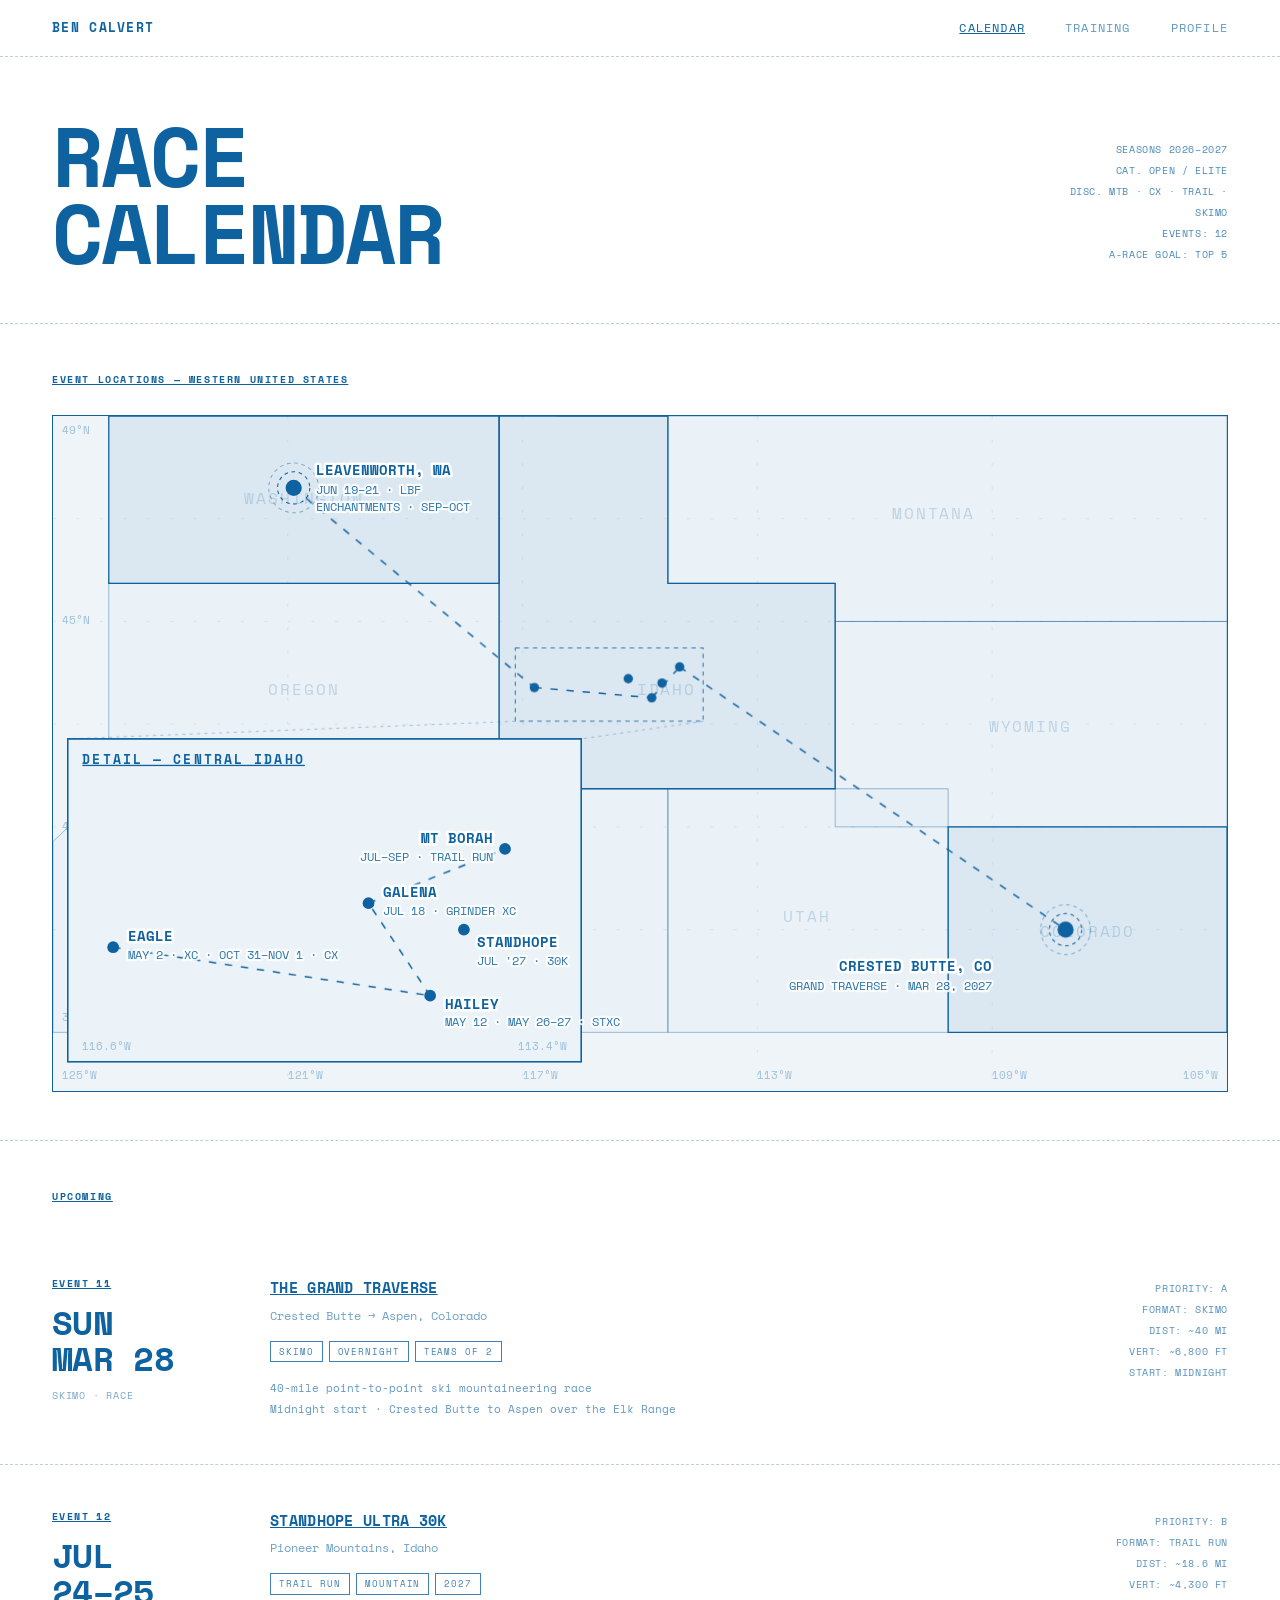
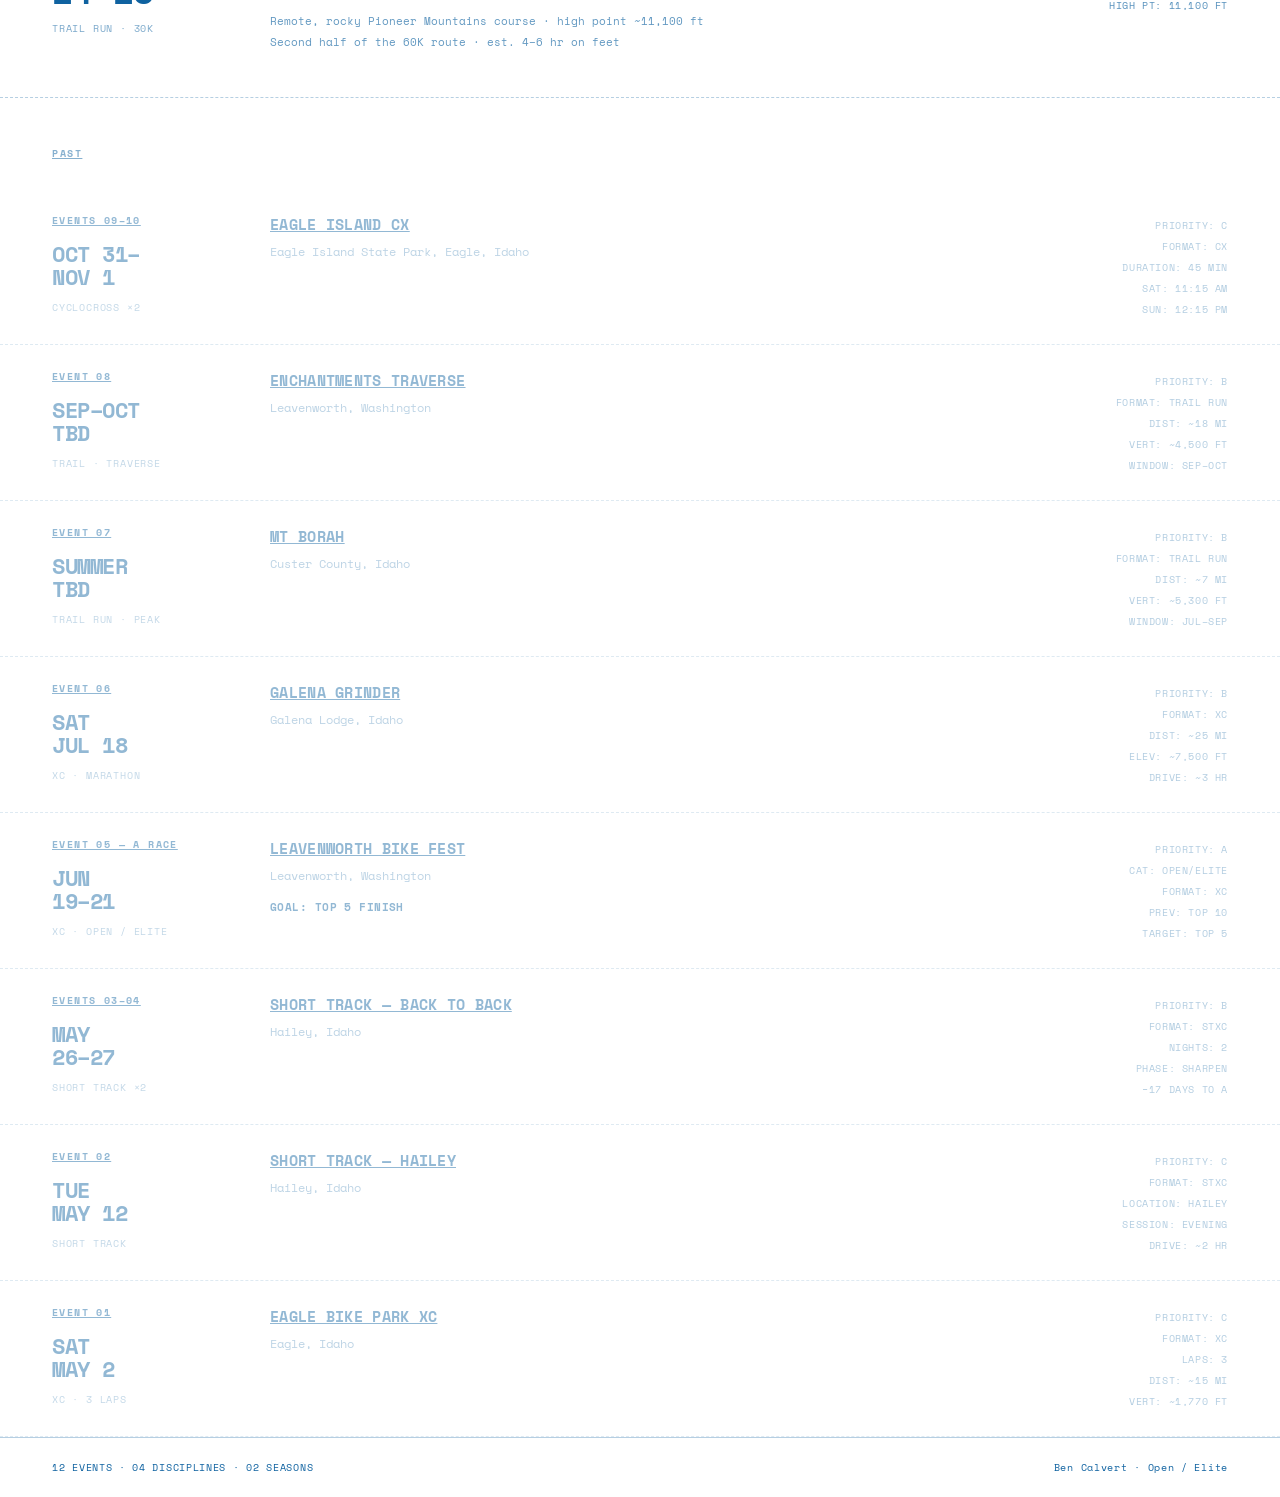
<file: index.html>
<!DOCTYPE html>
<html lang="en">
<head>
<meta charset="UTF-8">
<meta name="viewport" content="width=device-width, initial-scale=1.0">
<meta name="description" content="Ben Calvert's race calendar — MTB, cyclocross, trail running, and skimo events across the 2026–2027 seasons.">
<title>Ben Calvert — Race Calendar</title>
<link href="https://fonts.googleapis.com/css2?family=Space+Mono:ital,wght@0,400;0,700;1,400&display=swap" rel="stylesheet">
<link rel="stylesheet" href="style.css">
<style>
/* Calendar-specific overrides */
.hero{grid-template-columns:1fr 190px}

@keyframes lineDraw{
  from{opacity:0}to{opacity:1}
}

/* MAP */
.map-sec{
  padding:48px 52px;
  border-bottom:1px dashed var(--dash);
  animation:fadeUp 0.5s 0.2s ease both;
}
.map-frame{
  border:1px solid var(--ink);
  background:var(--ink-pale);
  overflow:hidden;
  position:relative;
}
.map-frame svg{display:block;width:100%}

/* SVG elements */
.state{fill:rgba(15,98,160,0.015);stroke:var(--ink);stroke-width:0.6;stroke-opacity:0.45}
.state-active{fill:rgba(15,98,160,0.08);stroke:var(--ink);stroke-width:0.9;stroke-opacity:1}
.route{
  fill:none;stroke:var(--ink);stroke-width:1;
  stroke-dasharray:5 6;
  animation:lineDraw 0.8s ease both;
}
.route-1{animation-delay:0.6s}
.route-2{animation-delay:1.1s}
.mdot{fill:var(--ink)}
.mring{fill:none;stroke:var(--ink);stroke-width:0.7;stroke-dasharray:2.5 2.5}
.mlbl{
  fill:var(--ink);
  font-family:'Space Mono','Courier New',monospace;
  font-size:9.5px;font-weight:700;
  paint-order:stroke fill;
  stroke:var(--bg);stroke-width:3.5;stroke-linejoin:round;
}
.mlbl-sub{
  fill:var(--ink);
  font-family:'Space Mono','Courier New',monospace;
  font-size:8.5px;opacity:0.85;
  paint-order:stroke fill;
  stroke:var(--bg);stroke-width:3;stroke-linejoin:round;
}
.mlbl-state{
  fill:var(--ink);
  font-family:'Space Mono','Courier New',monospace;
  font-size:11px;letter-spacing:0.12em;opacity:0.2;
}
.grid-ln{stroke:var(--ink);stroke-width:0.3;stroke-dasharray:2 14;opacity:0.25}
.coord-lbl{
  fill:var(--ink);
  font-family:'Space Mono','Courier New',monospace;
  font-size:7.5px;opacity:0.35;
}

/* RACE LIST */
.race-list{animation:fadeUp 0.5s 0.3s ease both}
.race-item{
  padding:44px 52px;
  border-bottom:1px dashed var(--dash);
  display:grid;
  grid-template-columns:170px 1fr 148px;
  gap:48px;align-items:start;
  transition:background 0.2s;
}
.race-item:hover{background:var(--ink-pale)}
.race-item.a-race{background:var(--ink-pale)}
.race-item.a-race:hover{background:var(--ink-mid)}
.ri-num{
  display:block;font-size:10px;font-weight:700;
  letter-spacing:0.14em;text-transform:uppercase;
  text-decoration:underline;margin-bottom:14px;
}
.ri-date{
  font-size:clamp(26px,3vw,34px);font-weight:700;
  text-transform:uppercase;line-height:1.05;letter-spacing:-0.02em;
}
.ri-type{font-size:10px;letter-spacing:0.08em;text-transform:uppercase;margin-top:12px;opacity:0.55}
.ri-name{
  font-size:15px;font-weight:700;
  text-transform:uppercase;text-decoration:underline;
  letter-spacing:0.02em;margin-bottom:8px;
}
.ri-loc{font-size:12px;margin-bottom:16px;opacity:0.6}
.ri-tags{display:flex;flex-wrap:wrap;gap:6px;margin-bottom:16px}
.ri-desc{font-size:11px;line-height:1.9;opacity:0.65}
.ri-goal{
  margin-top:14px;font-size:13px;font-weight:700;
  text-transform:uppercase;letter-spacing:0.04em;
  animation:blink 2.5s ease-in-out infinite;
}
.ri-right{font-size:10px;line-height:2.1;letter-spacing:0.06em;text-align:right;opacity:0.7;padding-top:2px}

/* Upcoming / Past groups */
.rl-head{padding:48px 52px 0;margin-bottom:0}
.rl-head-past{opacity:0.5}
.race-item.past{padding-top:24px;padding-bottom:24px;opacity:0.45;transition:opacity 0.2s,background 0.2s}
.race-item.past:hover{opacity:0.85}
.race-item.past.a-race{background:none}
.race-item.past .ri-date{font-size:clamp(18px,2vw,22px)}
.race-item.past .ri-desc,
.race-item.past .ri-tags{display:none}
.race-item.past .ri-goal{animation:none;font-size:11px}
.race-item.past .ri-loc{margin-bottom:0}

@media(max-width:680px){
  .map-sec{padding-left:20px;padding-right:20px}
  .rl-head{padding-left:20px;padding-right:20px}
  .race-item{padding-left:20px;padding-right:20px;grid-template-columns:1fr}
  .ri-right{text-align:left}
}
</style>
</head>
<body>

<nav>
  <div class="n-brand">Ben Calvert</div>
  <div class="n-links">
    <a href="./" class="active">Calendar</a>
    <a href="training.html">Training</a>
    <a href="profile.html">Profile</a>
  </div>
</nav>

<main>

<div class="hero">
  <h1>Race<br>Calendar</h1>
  <div class="hero-meta">
    SEASONS 2026–2027<br>
    CAT. OPEN / ELITE<br>
    DISC. MTB · CX · TRAIL · SKIMO<br>
    EVENTS: 12<br>
    A-RACE GOAL: TOP 5
  </div>
</div>

<div class="map-sec">
  <h2 class="s-label">Event Locations — Western United States</h2>
  <div class="map-frame">
    <svg viewBox="0 0 800 460" xmlns="http://www.w3.org/2000/svg"
         role="img" aria-labelledby="map-title">
      <title id="map-title">Event locations across the western United States, from Washington to Colorado</title>

      <!-- Blueprint grid (every 2°) -->
      <line class="grid-ln" x1="0" y1="70" x2="800" y2="70"/>
      <line class="grid-ln" x1="0" y1="140" x2="800" y2="140"/>
      <line class="grid-ln" x1="0" y1="210" x2="800" y2="210"/>
      <line class="grid-ln" x1="0" y1="280" x2="800" y2="280"/>
      <line class="grid-ln" x1="0" y1="350" x2="800" y2="350"/>
      <line class="grid-ln" x1="160" y1="0" x2="160" y2="460"/>
      <line class="grid-ln" x1="320" y1="0" x2="320" y2="460"/>
      <line class="grid-ln" x1="480" y1="0" x2="480" y2="460"/>
      <line class="grid-ln" x1="640" y1="0" x2="640" y2="460"/>

      <!-- Lat/lon labels (lon: 125°W→0, 104°W→800; lat: 49°N→0, 37°N→420) -->
      <text class="coord-lbl" x="6" y="12">49°N</text>
      <text class="coord-lbl" x="6" y="142">45°N</text>
      <text class="coord-lbl" x="6" y="282">41°N</text>
      <text class="coord-lbl" x="6" y="412">37°N</text>
      <text class="coord-lbl" x="6" y="452">125°W</text>
      <text class="coord-lbl" x="160" y="452">121°W</text>
      <text class="coord-lbl" x="320" y="452">117°W</text>
      <text class="coord-lbl" x="480" y="452">113°W</text>
      <text class="coord-lbl" x="640" y="452">109°W</text>
      <text class="coord-lbl" x="770" y="452">105°W</text>

      <!-- Washington -->
      <path class="state state-active" d="M 38,0 L 304,0 L 304,114 L 38,114 Z"/>
      <!-- Oregon -->
      <path class="state" d="M 38,114 L 304,114 L 304,254 L 38,254 Z"/>
      <!-- California -->
      <path class="state" d="M 38,254 L 190,254 L 190,420 L 0,420 L 0,290 Z"/>
      <!-- Nevada -->
      <path class="state" d="M 190,254 L 419,254 L 419,420 L 190,420 Z"/>
      <!-- Idaho -->
      <path class="state state-active" d="M 304,0 L 419,0 L 419,114 L 533,114 L 533,254 L 304,254 L 304,114 Z"/>
      <!-- Montana -->
      <path class="state" d="M 343,0 L 800,0 L 800,140 L 533,140 L 533,114 L 419,114 L 419,0 Z"/>
      <!-- Wyoming -->
      <path class="state" d="M 533,140 L 800,140 L 800,280 L 533,280 L 533,140 Z"/>
      <!-- Utah -->
      <path class="state" d="M 419,254 L 610,254 L 610,420 L 419,420 Z"/>
      <!-- Colorado -->
      <path class="state state-active" d="M 610,280 L 800,280 L 800,420 L 610,420 Z"/>

      <!-- State labels -->
      <text class="mlbl-state" x="171" y="60" text-anchor="middle">WASHINGTON</text>
      <text class="mlbl-state" x="171" y="190" text-anchor="middle">OREGON</text>
      <text class="mlbl-state" x="100" y="345" text-anchor="middle">CALIFORNIA</text>
      <text class="mlbl-state" x="304" y="345" text-anchor="middle">NEVADA</text>
      <text class="mlbl-state" x="418" y="190" text-anchor="middle">IDAHO</text>
      <text class="mlbl-state" x="600" y="70" text-anchor="middle">MONTANA</text>
      <text class="mlbl-state" x="666" y="215" text-anchor="middle">WYOMING</text>
      <text class="mlbl-state" x="514" y="345" text-anchor="middle">UTAH</text>
      <text class="mlbl-state" x="705" y="355" text-anchor="middle">COLORADO</text>

      <!-- Route lines -->
      <line class="route route-1" x1="164" y1="49" x2="328" y2="185"/>
      <line class="route route-1" x1="328" y1="185" x2="408" y2="192"/>
      <line class="route route-2" x1="408" y1="192" x2="427" y2="171"/>
      <line class="route route-2" x1="427" y1="171" x2="690" y2="350"/>

      <!-- Leavenworth, WA -->
      <circle class="mdot" cx="164" cy="49" r="5.5"/>
      <circle class="mring" cx="164" cy="49" r="11"/>
      <circle class="mring" cx="164" cy="49" r="17" opacity="0.45"/>
      <text class="mlbl" x="179" y="40">LEAVENWORTH, WA</text>
      <text class="mlbl-sub" x="179" y="53">JUN 19–21 · LBF</text>
      <text class="mlbl-sub" x="179" y="65">ENCHANTMENTS · SEP–OCT</text>

      <!-- Central Idaho cluster — dots only; labels in detail inset -->
      <circle class="mdot" cx="328" cy="185" r="3.2"/>
      <circle class="mdot" cx="392" cy="179" r="3.2"/>
      <circle class="mdot" cx="408" cy="192" r="3.2"/>
      <circle class="mdot" cx="427" cy="171" r="3.2"/>
      <circle class="mdot" cx="415" cy="182" r="3.2"/>

      <!-- Detail extent indicator -->
      <rect x="315" y="158" width="128" height="50" fill="none"
            stroke="var(--ink)" stroke-width="0.7" stroke-dasharray="3 3" opacity="0.85"/>

      <!-- Connector lines to inset -->
      <line x1="315" y1="208" x2="10" y2="220" stroke="var(--ink)" stroke-width="0.5"
            stroke-dasharray="2 3" opacity="0.5"/>
      <line x1="443" y1="208" x2="360" y2="220" stroke="var(--ink)" stroke-width="0.5"
            stroke-dasharray="2 3" opacity="0.5"/>

      <!-- INSET: Central Idaho detail -->
      <g>
        <rect x="10" y="220" width="350" height="220" fill="var(--bg)"
              stroke="var(--ink)" stroke-width="0.9"/>
        <rect x="10" y="220" width="350" height="220" class="state state-active" stroke="none"/>

        <text x="20" y="237" font-family="'Space Mono','Courier New',monospace"
              font-size="9" font-weight="700" letter-spacing="0.16em"
              fill="var(--ink)" style="text-decoration:underline">DETAIL — CENTRAL IDAHO</text>

        <text class="coord-lbl" x="20" y="432">116.6°W</text>
        <text class="coord-lbl" x="350" y="432" text-anchor="end">113.4°W</text>

        <line class="route" x1="41" y1="362" x2="257" y2="395" style="animation-delay:1.4s"/>
        <line class="route" x1="257" y1="395" x2="215" y2="332" style="animation-delay:1.5s"/>
        <line class="route" x1="215" y1="332" x2="308" y2="295" style="animation-delay:1.6s"/>

        <circle class="mdot" cx="41" cy="362" r="4"/>
        <text class="mlbl" x="51" y="358">EAGLE</text>
        <text class="mlbl-sub" x="51" y="370">MAY 2 · XC · OCT 31–NOV 1 · CX</text>

        <circle class="mdot" cx="215" cy="332" r="4"/>
        <text class="mlbl" x="225" y="328">GALENA</text>
        <text class="mlbl-sub" x="225" y="340">JUL 18 · GRINDER XC</text>

        <circle class="mdot" cx="257" cy="395" r="4"/>
        <text class="mlbl" x="267" y="404">HAILEY</text>
        <text class="mlbl-sub" x="267" y="416">MAY 12 · MAY 26–27 · STXC</text>

        <circle class="mdot" cx="308" cy="295" r="4"/>
        <text class="mlbl" x="300" y="291" text-anchor="end">MT BORAH</text>
        <text class="mlbl-sub" x="300" y="303" text-anchor="end">JUL–SEP · TRAIL RUN</text>

        <circle class="mdot" cx="280" cy="350" r="4"/>
        <text class="mlbl" x="289" y="362">STANDHOPE</text>
        <text class="mlbl-sub" x="289" y="374">JUL '27 · 30K</text>
      </g>

      <!-- Crested Butte, CO -->
      <circle class="mdot" cx="690" cy="350" r="5.5"/>
      <circle class="mring" cx="690" cy="350" r="11"/>
      <circle class="mring" cx="690" cy="350" r="17" opacity="0.45"/>
      <text class="mlbl" x="640" y="378" text-anchor="end">CRESTED BUTTE, CO</text>
      <text class="mlbl-sub" x="640" y="391" text-anchor="end">GRAND TRAVERSE · MAR 28, 2027</text>

    </svg>
  </div>
</div>

<div class="race-list">

  <h2 class="s-label rl-head">Upcoming</h2>
  <div id="upcoming">

  <article class="race-item" data-end="2026-10-10">
    <div class="ri-left">
      <span class="ri-num">Event 08</span>
      <div class="ri-date">SEP–OCT<br>TBD</div>
      <div class="ri-type">Trail · Traverse</div>
    </div>
    <div class="ri-center">
      <div class="ri-name"><a href="https://www.trailrunproject.com/trail/7005246/enchantments-traverse" target="_blank" rel="noopener" style="color:inherit;text-decoration:underline">Enchantments Traverse</a></div>
      <div class="ri-loc">Leavenworth, Washington</div>
      <div class="ri-tags">
        <span class="tag">Trail Run</span>
        <span class="tag">Point-to-Point</span>
        <span class="tag">Alpine</span>
      </div>
      <div class="ri-desc">Classic Cascade traverse through Enchantments Lakes<br>Window: September – early October · permit / shuttle logistics</div>
    </div>
    <div class="ri-right">
      PRIORITY: B<br>
      FORMAT: TRAIL RUN<br>
      DIST: ~18 MI<br>
      VERT: ~4,500 FT<br>
      WINDOW: SEP–OCT
    </div>
  </article>

  <article class="race-item" data-end="2026-11-01">
    <div class="ri-left">
      <span class="ri-num">Events 09–10</span>
      <div class="ri-date">OCT 31–<br>NOV 1</div>
      <div class="ri-type">Cyclocross ×2</div>
    </div>
    <div class="ri-center">
      <div class="ri-name"><a href="https://www.twistedturtleracing.com/" target="_blank" rel="noopener" style="color:inherit;text-decoration:underline">Eagle Island CX</a></div>
      <div class="ri-loc">Eagle Island State Park, Eagle, Idaho</div>
      <div class="ri-tags">
        <span class="tag">Cyclocross</span>
        <span class="tag">2 Days</span>
        <span class="tag">SICX Series</span>
        <span class="tag">Local</span>
      </div>
      <div class="ri-desc">Southern Idaho Cyclocross Series · 45 min races, Men Cat 1/2<br>Sat 11:15 AM (Race #2) · Sun 12:15 PM (Race #3) · last bike intensity before ski base</div>
    </div>
    <div class="ri-right">
      PRIORITY: C<br>
      FORMAT: CX<br>
      DURATION: 45 MIN<br>
      SAT: 11:15 AM<br>
      SUN: 12:15 PM
    </div>
  </article>

  <article class="race-item" data-end="2027-03-28">
    <div class="ri-left">
      <span class="ri-num">Event 11</span>
      <div class="ri-date">SUN<br>MAR 28</div>
      <div class="ri-type">Skimo · Race</div>
    </div>
    <div class="ri-center">
      <div class="ri-name"><a href="https://www.cbnordic.org/thegrandtraverse" target="_blank" rel="noopener" style="color:inherit;text-decoration:underline">The Grand Traverse</a></div>
      <div class="ri-loc">Crested Butte → Aspen, Colorado</div>
      <div class="ri-tags">
        <span class="tag">Skimo</span>
        <span class="tag">Overnight</span>
        <span class="tag">Teams of 2</span>
      </div>
      <div class="ri-desc">40-mile point-to-point ski mountaineering race<br>Midnight start · Crested Butte to Aspen over the Elk Range</div>
    </div>
    <div class="ri-right">
      PRIORITY: A<br>
      FORMAT: SKIMO<br>
      DIST: ~40 MI<br>
      VERT: ~6,800 FT<br>
      START: MIDNIGHT
    </div>
  </article>

  <article class="race-item" data-end="2027-07-25">
    <div class="ri-left">
      <span class="ri-num">Event 12</span>
      <div class="ri-date">JUL<br>24–25</div>
      <div class="ri-type">Trail Run · 30K</div>
    </div>
    <div class="ri-center">
      <div class="ri-name"><a href="https://ultrasignup.com/register.aspx?did=128858" target="_blank" rel="noopener" style="color:inherit;text-decoration:underline">Standhope Ultra 30K</a></div>
      <div class="ri-loc">Pioneer Mountains, Idaho</div>
      <div class="ri-tags">
        <span class="tag">Trail Run</span>
        <span class="tag">Mountain</span>
        <span class="tag">2027</span>
      </div>
      <div class="ri-desc">Remote, rocky Pioneer Mountains course · high point ~11,100 ft<br>Second half of the 60K route · est. 4–6 hr on feet</div>
    </div>
    <div class="ri-right">
      PRIORITY: B<br>
      FORMAT: TRAIL RUN<br>
      DIST: ~18.6 MI<br>
      VERT: ~4,300 FT<br>
      HIGH PT: 11,100 FT
    </div>
  </article>

  </div>

  <h2 class="s-label rl-head rl-head-past">Past</h2>
  <div id="past">

  <article class="race-item past" data-end="2026-09-15">
    <div class="ri-left">
      <span class="ri-num">Event 07</span>
      <div class="ri-date">SUMMER<br>TBD</div>
      <div class="ri-type">Trail Run · Peak</div>
    </div>
    <div class="ri-center">
      <div class="ri-name"><a href="https://www.trailrunproject.com/trail/7085981/mt-borah" target="_blank" rel="noopener" style="color:inherit;text-decoration:underline">Mt Borah</a></div>
      <div class="ri-loc">Custer County, Idaho</div>
      <div class="ri-tags">
        <span class="tag">Trail Run</span>
        <span class="tag">Peak</span>
        <span class="tag">Idaho 12er</span>
      </div>
      <div class="ri-desc">Idaho's highest peak · 12,668 ft summit<br>Window: late July – early September · weather-dependent</div>
    </div>
    <div class="ri-right">
      PRIORITY: B<br>
      FORMAT: TRAIL RUN<br>
      DIST: ~7 MI<br>
      VERT: ~5,300 FT<br>
      WINDOW: JUL–SEP
    </div>
  </article>

  <article class="race-item past" data-end="2026-07-18">
    <div class="ri-left">
      <span class="ri-num">Event 06</span>
      <div class="ri-date">SAT<br>JUL 18</div>
      <div class="ri-type">XC · Marathon</div>
    </div>
    <div class="ri-center">
      <div class="ri-name">Galena Grinder</div>
      <div class="ri-loc">Galena Lodge, Idaho</div>
      <div class="ri-tags">
        <span class="tag">XC</span>
        <span class="tag">Marathon</span>
        <span class="tag">Sun Valley</span>
      </div>
      <div class="ri-desc">Classic Idaho XC marathon · high-elevation singletrack<br>Recovery race after Leavenworth · ~3 hr drive</div>
    </div>
    <div class="ri-right">
      PRIORITY: B<br>
      FORMAT: XC<br>
      DIST: ~25 MI<br>
      ELEV: ~7,500 FT<br>
      DRIVE: ~3 HR
    </div>
  </article>

  <article class="race-item past a-race" data-end="2026-06-21">
    <div class="ri-left">
      <span class="ri-num">Event 05 — A Race</span>
      <div class="ri-date">JUN<br>19–21</div>
      <div class="ri-type">XC · Open / Elite</div>
    </div>
    <div class="ri-center">
      <div class="ri-name">Leavenworth Bike Fest</div>
      <div class="ri-loc">Leavenworth, Washington</div>
      <div class="ri-tags">
        <span class="tag">XC</span>
        <span class="tag">Open / Elite</span>
        <span class="tag">A Race</span>
        <span class="tag">3-Day Festival</span>
      </div>
      <div class="ri-desc">Season peak · previous result: top 10 open/elite<br>Drive ~5 hr from Boise · weekend festival format</div>
      <div class="ri-goal">Goal: Top 5 Finish</div>
    </div>
    <div class="ri-right">
      PRIORITY: A<br>
      CAT: OPEN/ELITE<br>
      FORMAT: XC<br>
      PREV: TOP 10<br>
      TARGET: TOP 5
    </div>
  </article>

  <article class="race-item past" data-end="2026-05-27">
    <div class="ri-left">
      <span class="ri-num">Events 03–04</span>
      <div class="ri-date">MAY<br>26–27</div>
      <div class="ri-type">Short Track ×2</div>
    </div>
    <div class="ri-center">
      <div class="ri-name">Short Track — Back to Back</div>
      <div class="ri-loc">Hailey, Idaho</div>
      <div class="ri-tags">
        <span class="tag">Short Track</span>
        <span class="tag">2 Nights</span>
        <span class="tag">Sharpen Block</span>
      </div>
      <div class="ri-desc">Back-to-back race efforts · sharpen phase<br>2.5 weeks before Leavenworth · peak race readiness</div>
    </div>
    <div class="ri-right">
      PRIORITY: B<br>
      FORMAT: STXC<br>
      NIGHTS: 2<br>
      PHASE: SHARPEN<br>
      −17 DAYS TO A
    </div>
  </article>

  <article class="race-item past" data-end="2026-05-12">
    <div class="ri-left">
      <span class="ri-num">Event 02</span>
      <div class="ri-date">TUE<br>MAY 12</div>
      <div class="ri-type">Short Track</div>
    </div>
    <div class="ri-center">
      <div class="ri-name">Short Track — Hailey</div>
      <div class="ri-loc">Hailey, Idaho</div>
      <div class="ri-tags">
        <span class="tag">Short Track</span>
        <span class="tag">Evening Race</span>
      </div>
      <div class="ri-desc">High-intensity circuit · ~20–30 min race effort<br>VO2max stimulus in race conditions · 2 hr drive</div>
    </div>
    <div class="ri-right">
      PRIORITY: C<br>
      FORMAT: STXC<br>
      LOCATION: HAILEY<br>
      SESSION: EVENING<br>
      DRIVE: ~2 HR
    </div>
  </article>

  <article class="race-item past" data-end="2026-05-02">
    <div class="ri-left">
      <span class="ri-num">Event 01</span>
      <div class="ri-date">SAT<br>MAY 2</div>
      <div class="ri-type">XC · 3 Laps</div>
    </div>
    <div class="ri-center">
      <div class="ri-name">Eagle Bike Park XC</div>
      <div class="ri-loc">Eagle, Idaho</div>
      <div class="ri-tags">
        <span class="tag">XC</span>
        <span class="tag">Short Track Format</span>
        <span class="tag">Local</span>
      </div>
      <div class="ri-desc">5.0 mi / 590 ft per lap · 3 laps · est. 55–65 min<br>First race of the Leavenworth build block</div>
    </div>
    <div class="ri-right">
      PRIORITY: C<br>
      FORMAT: XC<br>
      LAPS: 3<br>
      DIST: ~15 MI<br>
      VERT: ~1,770 FT
    </div>
  </article>

  </div>

</div>

</main>

<footer>
  <span>12 EVENTS · 04 DISCIPLINES · 02 SEASONS</span>
  <span>Ben Calvert · Open / Elite</span>
</footer>

<script>
// Races are pre-sorted as of the last edit; this moves any race whose
// data-end has since passed into Past (most recent first).
(function(){
  var today=new Date().toISOString().slice(0,10);
  var past=document.getElementById('past');
  document.querySelectorAll('#upcoming .race-item').forEach(function(el){
    if(el.dataset.end<today){el.classList.add('past');past.prepend(el)}
  });
})();
</script>

</body>
</html>
</file>
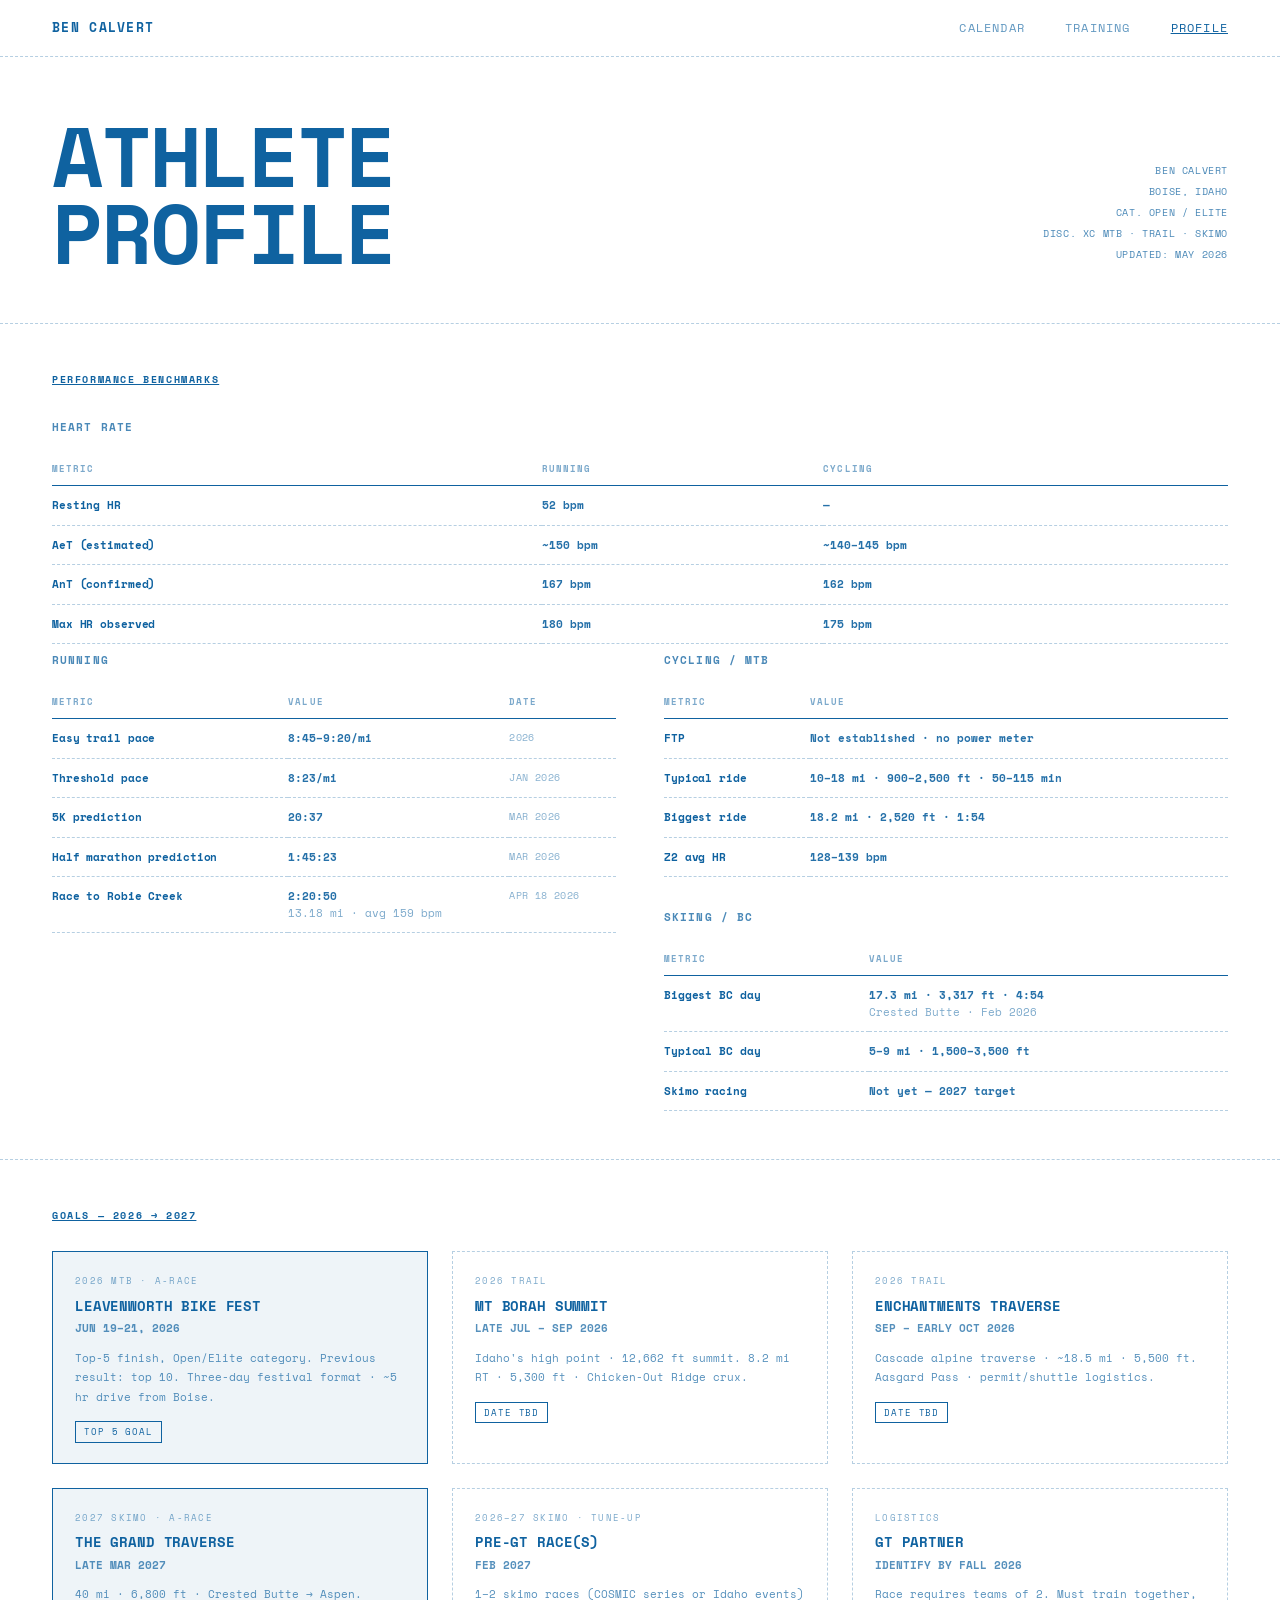
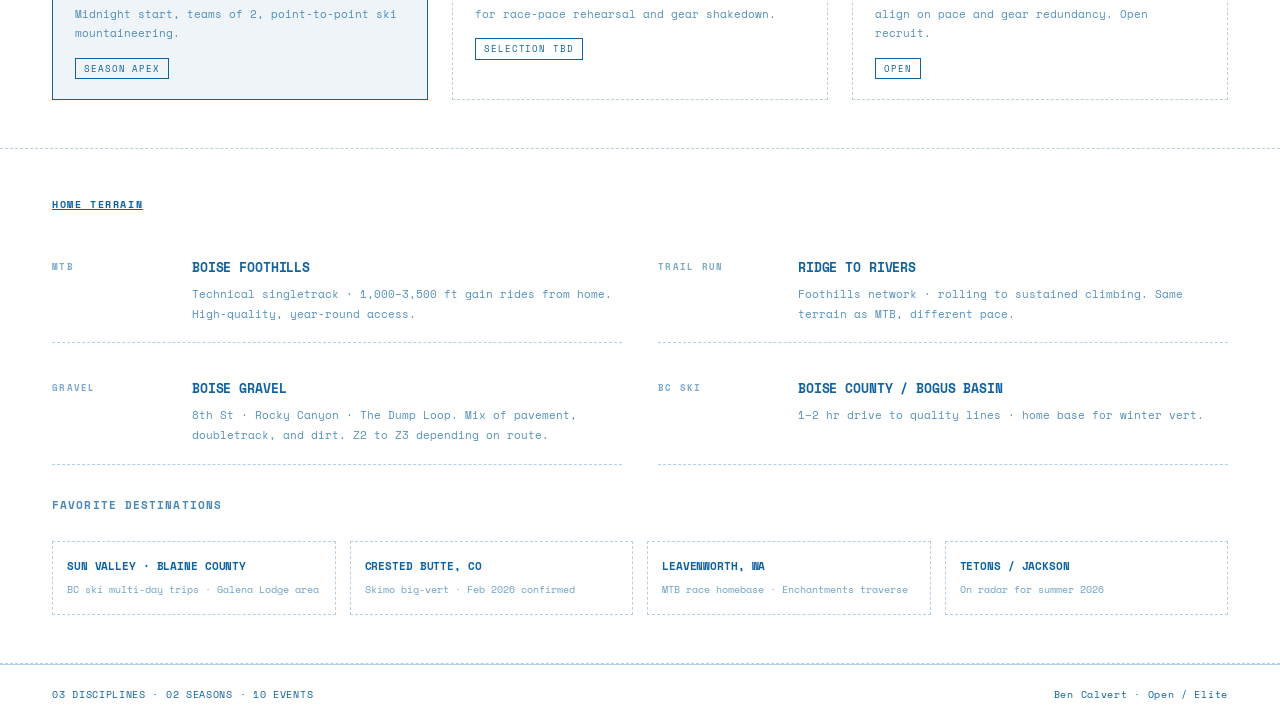
<file: profile.html>
<!DOCTYPE html>
<html lang="en">
<head>
<meta charset="UTF-8">
<meta name="viewport" content="width=device-width, initial-scale=1.0">
<meta name="description" content="Ben Calvert athlete profile — performance benchmarks, 2026–2027 goals, and home terrain in Boise, Idaho.">
<title>Ben Calvert — Athlete Profile</title>
<link href="https://fonts.googleapis.com/css2?family=Space+Mono:ital,wght@0,400;0,700;1,400&display=swap" rel="stylesheet">
<link rel="stylesheet" href="style.css">
<style>
/* Profile-specific overrides */
.s-sub{margin:32px 0 16px}

/* Benchmarks */
.bench-grid{display:grid;grid-template-columns:1fr 1fr;gap:48px}
.bench-table{width:100%;border-collapse:collapse;font-size:11px}
.bench-table th{
  text-align:left;font-size:9px;letter-spacing:0.12em;
  text-transform:uppercase;font-weight:700;opacity:0.55;
  padding:10px 0;border-bottom:1px solid var(--ink);
}
.bench-table td{
  padding:11px 8px 11px 0;
  border-bottom:1px dashed var(--dash);vertical-align:top;
}
.bench-table td:first-child{font-weight:700;letter-spacing:-0.01em}
.bench-table td.val{font-weight:700;opacity:0.9}
.bench-table td.date{font-size:10px;opacity:0.5;letter-spacing:0.04em}

/* Goals */
.goals{display:grid;grid-template-columns:1fr 1fr 1fr;gap:24px}
.goal{border:1px dashed var(--dash);padding:22px 22px 20px}
.goal.priority{border:1px solid var(--ink);background:var(--ink-pale)}
.g-cat{font-size:9px;letter-spacing:0.14em;text-transform:uppercase;opacity:0.55;margin-bottom:10px}
.g-name{font-size:14px;font-weight:700;text-transform:uppercase;letter-spacing:-0.01em;line-height:1.2;margin-bottom:6px}
.g-date{font-size:11px;font-weight:700;opacity:0.7;margin-bottom:12px}
.g-detail{font-size:10.5px;line-height:1.85;opacity:0.7}
.g-tag{
  display:inline-block;font-size:9px;letter-spacing:0.1em;
  text-transform:uppercase;border:1px solid var(--ink);
  padding:3px 8px;margin-top:14px;
}

/* Terrain */
.terrain{display:grid;grid-template-columns:1fr 1fr;gap:18px 36px}
.ter{padding:18px 0;border-bottom:1px dashed var(--dash);display:grid;grid-template-columns:120px 1fr;gap:20px}
.ter-cat{font-size:9px;letter-spacing:0.14em;text-transform:uppercase;opacity:0.55;font-weight:700;padding-top:2px}
.ter-name{font-size:13px;font-weight:700;text-transform:uppercase;letter-spacing:-0.01em;margin-bottom:6px}
.ter-text{font-size:11px;line-height:1.85;opacity:0.7}

.dest{margin-top:28px;display:grid;grid-template-columns:repeat(4,1fr);gap:14px}
.dest-item{border:1px dashed var(--dash);padding:16px 14px}
.dest-name{font-size:11px;font-weight:700;text-transform:uppercase;letter-spacing:-0.01em;margin-bottom:6px}
.dest-note{font-size:10px;opacity:0.6;line-height:1.7}

@media(max-width:980px){
  .bench-grid,.terrain{grid-template-columns:1fr}
  .goals{grid-template-columns:1fr 1fr}
  .dest{grid-template-columns:1fr 1fr}
}
@media(max-width:680px){
  .goals{grid-template-columns:1fr}
  .dest{grid-template-columns:1fr}
}
</style>
</head>
<body>

<nav>
  <div class="n-brand">Ben Calvert</div>
  <div class="n-links">
    <a href="./">Calendar</a>
    <a href="training.html">Training</a>
    <a href="profile.html" class="active">Profile</a>
  </div>
</nav>

<main>

<div class="hero">
  <h1>Athlete<br>Profile</h1>
  <div class="hero-meta">
    BEN CALVERT<br>
    BOISE, IDAHO<br>
    CAT. OPEN / ELITE<br>
    DISC. XC MTB · TRAIL · SKIMO<br>
    UPDATED: MAY 2026
  </div>
</div>

<section>
  <h2 class="s-label">Performance Benchmarks</h2>

  <div class="s-sub">Heart Rate</div>
  <table class="bench-table">
    <thead>
      <tr><th>Metric</th><th>Running</th><th>Cycling</th></tr>
    </thead>
    <tbody>
      <tr><td>Resting HR</td><td class="val">52 bpm</td><td class="val">—</td></tr>
      <tr><td>AeT (estimated)</td><td class="val">~150 bpm</td><td class="val">~140–145 bpm</td></tr>
      <tr><td>AnT (confirmed)</td><td class="val">167 bpm</td><td class="val">162 bpm</td></tr>
      <tr><td>Max HR observed</td><td class="val">180 bpm</td><td class="val">175 bpm</td></tr>
    </tbody>
  </table>

  <div class="bench-grid" style="margin-top:8px">
    <div>
      <div class="s-sub">Running</div>
      <table class="bench-table">
        <thead><tr><th>Metric</th><th>Value</th><th>Date</th></tr></thead>
        <tbody>
          <tr><td>Easy trail pace</td><td class="val">8:45–9:20/mi</td><td class="date">2026</td></tr>
          <tr><td>Threshold pace</td><td class="val">8:23/mi</td><td class="date">JAN 2026</td></tr>
          <tr><td>5K prediction</td><td class="val">20:37</td><td class="date">MAR 2026</td></tr>
          <tr><td>Half marathon prediction</td><td class="val">1:45:23</td><td class="date">MAR 2026</td></tr>
          <tr><td>Race to Robie Creek</td><td class="val">2:20:50<br><span style="font-weight:400;opacity:0.6">13.18 mi · avg 159 bpm</span></td><td class="date">APR 18 2026</td></tr>
        </tbody>
      </table>
    </div>

    <div>
      <div class="s-sub">Cycling / MTB</div>
      <table class="bench-table">
        <thead><tr><th>Metric</th><th colspan="2">Value</th></tr></thead>
        <tbody>
          <tr><td>FTP</td><td class="val" colspan="2">Not established · no power meter</td></tr>
          <tr><td>Typical ride</td><td class="val" colspan="2">10–18 mi · 900–2,500 ft · 50–115 min</td></tr>
          <tr><td>Biggest ride</td><td class="val" colspan="2">18.2 mi · 2,520 ft · 1:54</td></tr>
          <tr><td>Z2 avg HR</td><td class="val" colspan="2">128–139 bpm</td></tr>
        </tbody>
      </table>

      <div class="s-sub">Skiing / BC</div>
      <table class="bench-table">
        <thead><tr><th>Metric</th><th colspan="2">Value</th></tr></thead>
        <tbody>
          <tr><td>Biggest BC day</td><td class="val" colspan="2">17.3 mi · 3,317 ft · 4:54<br><span style="font-weight:400;opacity:0.6">Crested Butte · Feb 2026</span></td></tr>
          <tr><td>Typical BC day</td><td class="val" colspan="2">5–9 mi · 1,500–3,500 ft</td></tr>
          <tr><td>Skimo racing</td><td class="val" colspan="2">Not yet — 2027 target</td></tr>
        </tbody>
      </table>
    </div>
  </div>
</section>

<section>
  <h2 class="s-label">Goals — 2026 → 2027</h2>

  <div class="goals">
    <div class="goal priority">
      <div class="g-cat">2026 MTB · A-Race</div>
      <div class="g-name">Leavenworth Bike Fest</div>
      <div class="g-date">JUN 19–21, 2026</div>
      <div class="g-detail">Top-5 finish, Open/Elite category. Previous result: top 10. Three-day festival format · ~5 hr drive from Boise.</div>
      <span class="g-tag">Top 5 Goal</span>
    </div>

    <div class="goal">
      <div class="g-cat">2026 Trail</div>
      <div class="g-name">Mt Borah Summit</div>
      <div class="g-date">LATE JUL – SEP 2026</div>
      <div class="g-detail">Idaho's high point · 12,662 ft summit. 8.2 mi RT · 5,300 ft · Chicken-Out Ridge crux.</div>
      <span class="g-tag">Date TBD</span>
    </div>

    <div class="goal">
      <div class="g-cat">2026 Trail</div>
      <div class="g-name">Enchantments Traverse</div>
      <div class="g-date">SEP – EARLY OCT 2026</div>
      <div class="g-detail">Cascade alpine traverse · ~18.5 mi · 5,500 ft. Aasgard Pass · permit/shuttle logistics.</div>
      <span class="g-tag">Date TBD</span>
    </div>

    <div class="goal priority">
      <div class="g-cat">2027 Skimo · A-Race</div>
      <div class="g-name">The Grand Traverse</div>
      <div class="g-date">LATE MAR 2027</div>
      <div class="g-detail">40 mi · 6,800 ft · Crested Butte → Aspen. Midnight start, teams of 2, point-to-point ski mountaineering.</div>
      <span class="g-tag">Season Apex</span>
    </div>

    <div class="goal">
      <div class="g-cat">2026–27 Skimo · Tune-Up</div>
      <div class="g-name">Pre-GT Race(s)</div>
      <div class="g-date">FEB 2027</div>
      <div class="g-detail">1–2 skimo races (COSMIC series or Idaho events) for race-pace rehearsal and gear shakedown.</div>
      <span class="g-tag">Selection TBD</span>
    </div>

    <div class="goal">
      <div class="g-cat">Logistics</div>
      <div class="g-name">GT Partner</div>
      <div class="g-date">IDENTIFY BY FALL 2026</div>
      <div class="g-detail">Race requires teams of 2. Must train together, align on pace and gear redundancy. Open recruit.</div>
      <span class="g-tag">Open</span>
    </div>
  </div>
</section>

<section>
  <h2 class="s-label">Home Terrain</h2>

  <div class="terrain">
    <div class="ter">
      <div class="ter-cat">MTB</div>
      <div>
        <div class="ter-name">Boise Foothills</div>
        <div class="ter-text">Technical singletrack · 1,000–3,500 ft gain rides from home. High-quality, year-round access.</div>
      </div>
    </div>

    <div class="ter">
      <div class="ter-cat">Trail Run</div>
      <div>
        <div class="ter-name">Ridge to Rivers</div>
        <div class="ter-text">Foothills network · rolling to sustained climbing. Same terrain as MTB, different pace.</div>
      </div>
    </div>

    <div class="ter">
      <div class="ter-cat">Gravel</div>
      <div>
        <div class="ter-name">Boise Gravel</div>
        <div class="ter-text">8th St · Rocky Canyon · The Dump Loop. Mix of pavement, doubletrack, and dirt. Z2 to Z3 depending on route.</div>
      </div>
    </div>

    <div class="ter">
      <div class="ter-cat">BC Ski</div>
      <div>
        <div class="ter-name">Boise County / Bogus Basin</div>
        <div class="ter-text">1–2 hr drive to quality lines · home base for winter vert.</div>
      </div>
    </div>
  </div>

  <div class="s-sub">Favorite Destinations</div>
  <div class="dest">
    <div class="dest-item">
      <div class="dest-name">Sun Valley · Blaine County</div>
      <div class="dest-note">BC ski multi-day trips · Galena Lodge area</div>
    </div>
    <div class="dest-item">
      <div class="dest-name">Crested Butte, CO</div>
      <div class="dest-note">Skimo big-vert · Feb 2026 confirmed</div>
    </div>
    <div class="dest-item">
      <div class="dest-name">Leavenworth, WA</div>
      <div class="dest-note">MTB race homebase · Enchantments traverse</div>
    </div>
    <div class="dest-item">
      <div class="dest-name">Tetons / Jackson</div>
      <div class="dest-note">On radar for summer 2026</div>
    </div>
  </div>
</section>

</main>

<footer>
  <span>03 DISCIPLINES · 02 SEASONS · 10 EVENTS</span>
  <span>Ben Calvert · Open / Elite</span>
</footer>

</body>
</html>
</file>
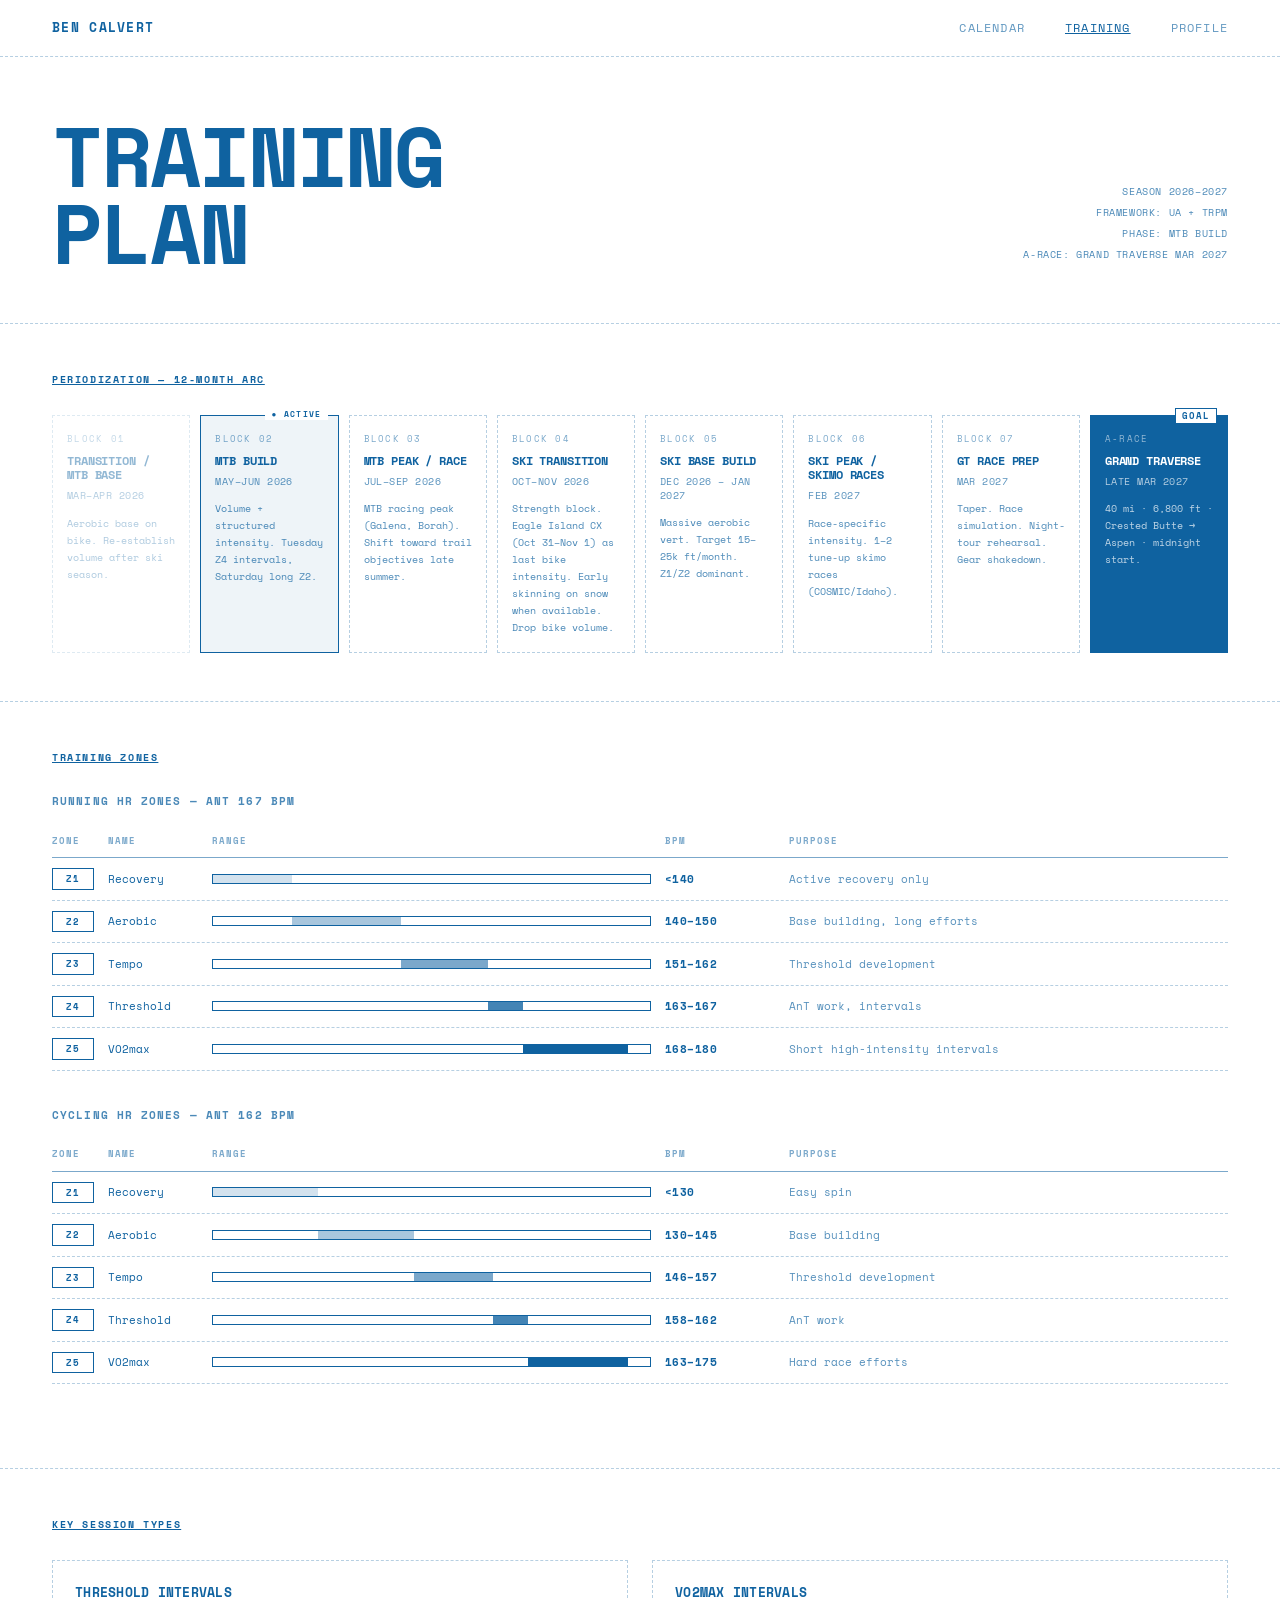
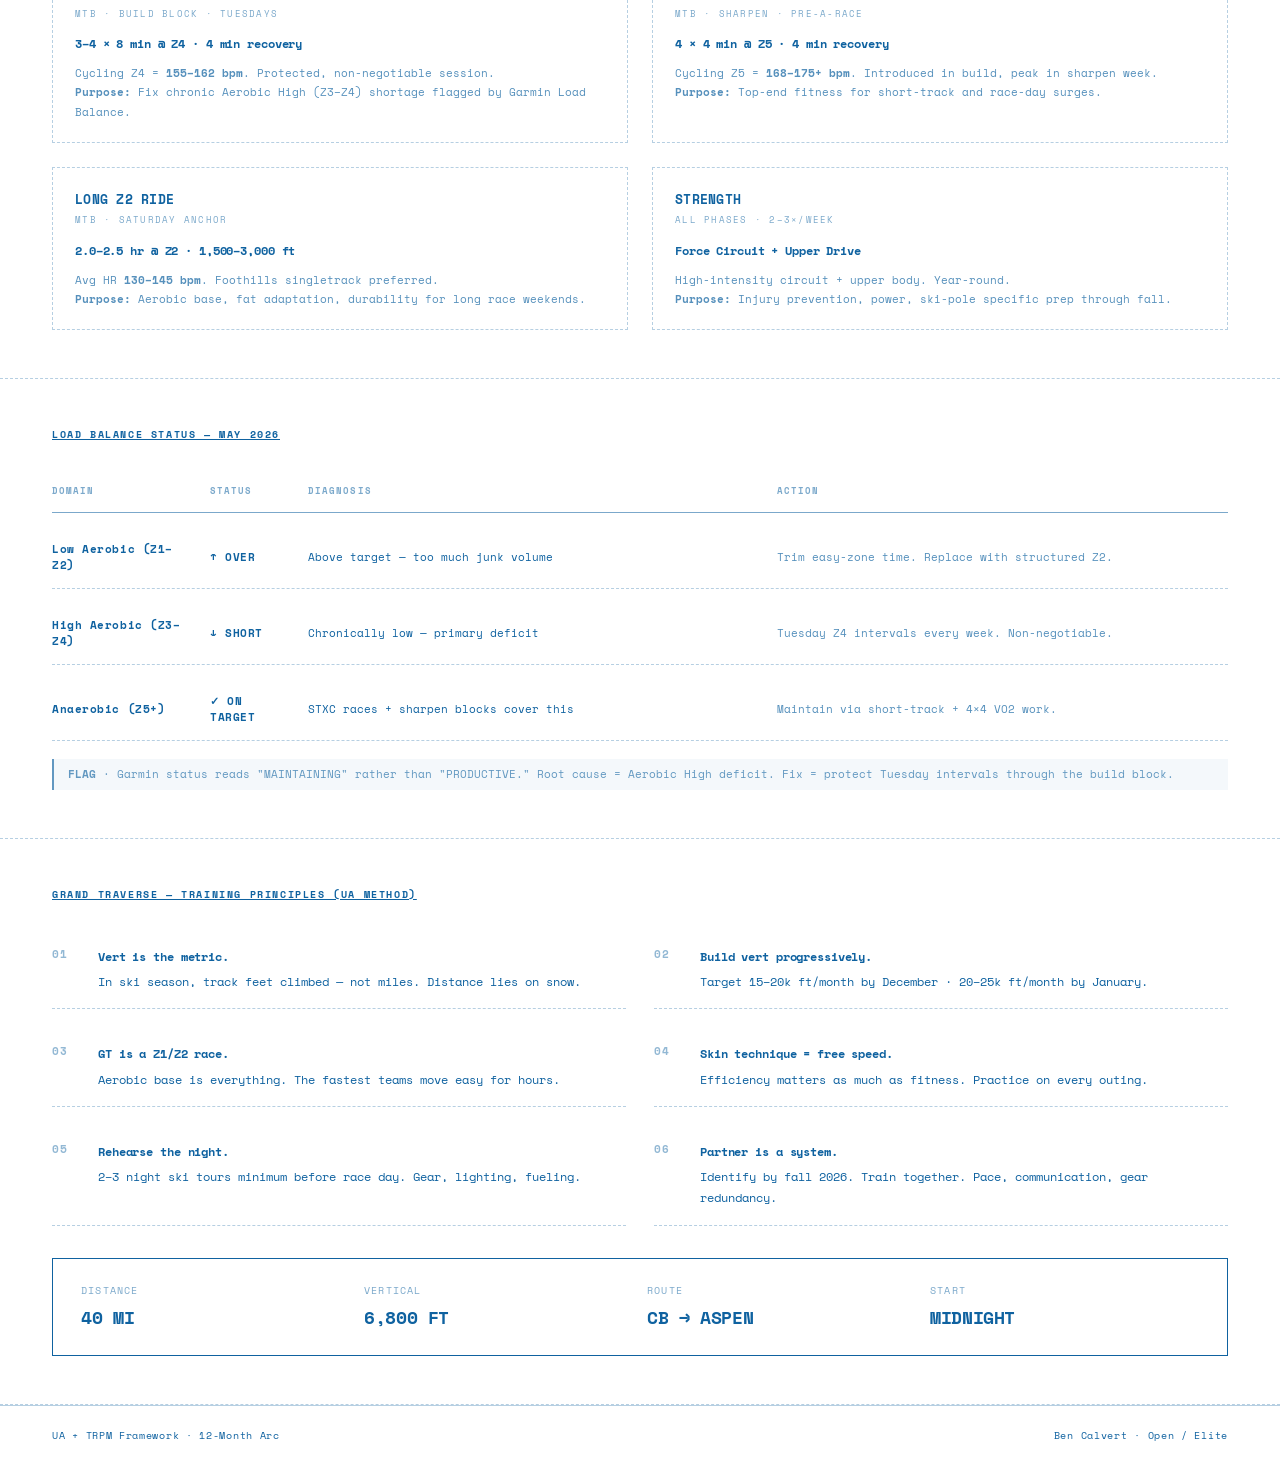
<file: training.html>
<!DOCTYPE html>
<html lang="en">
<head>
<meta charset="UTF-8">
<meta name="viewport" content="width=device-width, initial-scale=1.0">
<meta name="description" content="Ben Calvert's 12-month training plan — periodization, HR zones, key sessions, and Grand Traverse preparation for 2026–2027.">
<title>Ben Calvert — Training Plan</title>
<link href="https://fonts.googleapis.com/css2?family=Space+Mono:ital,wght@0,400;0,700;1,400&display=swap" rel="stylesheet">
<link rel="stylesheet" href="style.css">
<style>
/* Training-specific overrides */
.hero{grid-template-columns:1fr 260px}

/* Periodization */
.periods{display:grid;grid-template-columns:repeat(8,1fr);gap:10px}
.period{
  border:1px dashed var(--dash);padding:16px 14px;
  display:flex;flex-direction:column;min-height:170px;position:relative;
}
.period.done{opacity:0.45}
.period.active{background:var(--ink-pale);border:1px solid var(--ink)}
.period.gt{background:var(--ink);color:var(--bg);border:1px solid var(--ink)}
.period.gt .p-name,.period.gt .p-dates,.period.gt .p-focus{color:var(--bg)}
.p-num{font-size:9px;letter-spacing:0.14em;text-transform:uppercase;opacity:0.55;margin-bottom:8px}
.p-name{font-size:12px;font-weight:700;line-height:1.2;text-transform:uppercase;letter-spacing:-0.01em;margin-bottom:6px}
.p-dates{font-size:9.5px;letter-spacing:0.05em;opacity:0.7;margin-bottom:12px}
.p-focus{font-size:10px;line-height:1.7;opacity:0.75;margin-bottom:auto}
.p-active-tag{
  position:absolute;top:-8px;right:10px;
  background:var(--bg);padding:0 6px;
  font-size:8px;letter-spacing:0.16em;font-weight:700;
  animation:blink 2.2s ease-in-out infinite;
}
.p-trophy{
  position:absolute;top:-8px;right:10px;
  background:var(--bg);padding:0 6px;color:var(--ink);
  font-size:9px;letter-spacing:0.1em;font-weight:700;border:1px solid var(--ink);
}

/* Zones */
.zones-block{margin-bottom:36px}
.zone-row{
  display:grid;grid-template-columns:42px 90px 1fr 110px 1fr;
  align-items:center;gap:14px;padding:10px 0;
  border-bottom:1px dashed var(--dash);font-size:11px;
}
.zone-row.head{
  font-size:9px;letter-spacing:0.12em;text-transform:uppercase;
  font-weight:700;opacity:0.55;border-bottom:1px solid var(--ink);
}
.z-tag{display:inline-block;border:1px solid var(--ink);padding:3px 6px;font-size:9px;font-weight:700;text-align:center;letter-spacing:0.08em}
.z-bar{height:10px;border:1px solid var(--ink);position:relative;background:var(--bg)}
.z-bar-fill{position:absolute;top:0;bottom:0;left:0;background:var(--ink)}
.z-bpm{font-weight:700;letter-spacing:0.04em}
.z-purpose{font-size:10.5px;opacity:0.7;line-height:1.6}

.note{
  margin-top:18px;font-size:10.5px;opacity:0.65;
  line-height:1.8;border-left:2px solid var(--ink);
  padding:6px 14px;background:var(--ink-pale);
}

/* Sessions */
.sessions{display:grid;grid-template-columns:repeat(2,1fr);gap:24px}
.session{border:1px dashed var(--dash);padding:22px 22px 20px}
.sess-name{font-size:13px;font-weight:700;text-transform:uppercase;letter-spacing:0.02em;margin-bottom:4px}
.sess-cat{font-size:9px;letter-spacing:0.14em;text-transform:uppercase;opacity:0.55;margin-bottom:14px}
.sess-prescr{font-size:11.5px;font-weight:700;line-height:1.7;letter-spacing:-0.01em;margin-bottom:10px}
.sess-detail{font-size:10.5px;line-height:1.85;opacity:0.7}
.sess-detail strong{font-weight:700;opacity:1}

/* Load balance */
.lb-rows{display:grid;gap:14px}
.lb-row{
  display:grid;grid-template-columns:140px 80px 1fr 1fr;
  gap:18px;align-items:center;font-size:11px;
  padding:14px 0;border-bottom:1px dashed var(--dash);
}
.lb-row.head{
  font-size:9px;letter-spacing:0.12em;text-transform:uppercase;
  font-weight:700;opacity:0.55;border-bottom:1px solid var(--ink);
}
.lb-status{font-weight:700;letter-spacing:0.05em}
.lb-action{font-size:10.5px;opacity:0.7;line-height:1.6}

/* Principles */
.principles{display:grid;grid-template-columns:repeat(2,1fr);gap:18px 28px}
.principle{display:grid;grid-template-columns:32px 1fr;gap:14px;padding:16px 0;border-bottom:1px dashed var(--dash)}
.pr-num{font-size:11px;font-weight:700;letter-spacing:0.05em;opacity:0.45}
.pr-text{font-size:11.5px;line-height:1.85}
.pr-text strong{display:block;margin-bottom:4px;letter-spacing:-0.01em}

.gt-card{
  margin-top:32px;border:1px solid var(--ink);padding:24px 28px;
  display:grid;grid-template-columns:1fr 1fr 1fr 1fr;gap:14px;
}
.gt-stat{font-size:10px;letter-spacing:0.12em;text-transform:uppercase;opacity:0.55;margin-bottom:6px}
.gt-val{font-size:18px;font-weight:700;letter-spacing:-0.02em;text-transform:uppercase}

@media(max-width:980px){
  .periods{grid-template-columns:repeat(4,1fr)}
  .sessions,.principles,.gt-card{grid-template-columns:1fr 1fr}
  .zone-row{grid-template-columns:42px 80px 1fr 1fr}
  .zone-row .z-purpose{display:none}
  .lb-row{grid-template-columns:120px 70px 1fr}
  .lb-row .lb-action{display:none}
}
@media(max-width:680px){
  .periods{grid-template-columns:1fr 1fr}
  .sessions,.principles,.gt-card{grid-template-columns:1fr}
}
</style>
</head>
<body>

<nav>
  <div class="n-brand">Ben Calvert</div>
  <div class="n-links">
    <a href="./">Calendar</a>
    <a href="training.html" class="active">Training</a>
    <a href="profile.html">Profile</a>
  </div>
</nav>

<main>

<div class="hero">
  <h1>Training<br>Plan</h1>
  <div class="hero-meta">
    SEASON 2026–2027<br>
    FRAMEWORK: UA + TRPM<br>
    PHASE: MTB BUILD<br>
    A-RACE: GRAND TRAVERSE MAR 2027
  </div>
</div>

<section>
  <h2 class="s-label">Periodization — 12-Month Arc</h2>

  <div class="periods">
    <div class="period done">
      <span class="p-num">Block 01</span>
      <div class="p-name">Transition / MTB Base</div>
      <div class="p-dates">MAR–APR 2026</div>
      <div class="p-focus">Aerobic base on bike. Re-establish volume after ski season.</div>
    </div>

    <div class="period active">
      <span class="p-num">Block 02</span>
      <span class="p-active-tag">● ACTIVE</span>
      <div class="p-name">MTB Build</div>
      <div class="p-dates">MAY–JUN 2026</div>
      <div class="p-focus">Volume + structured intensity. Tuesday Z4 intervals, Saturday long Z2.</div>
    </div>

    <div class="period">
      <span class="p-num">Block 03</span>
      <div class="p-name">MTB Peak / Race</div>
      <div class="p-dates">JUL–SEP 2026</div>
      <div class="p-focus">MTB racing peak (Galena, Borah). Shift toward trail objectives late summer.</div>
    </div>

    <div class="period">
      <span class="p-num">Block 04</span>
      <div class="p-name">Ski Transition</div>
      <div class="p-dates">OCT–NOV 2026</div>
      <div class="p-focus">Strength block. Eagle Island CX (Oct 31–Nov 1) as last bike intensity. Early skinning on snow when available. Drop bike volume.</div>
    </div>

    <div class="period">
      <span class="p-num">Block 05</span>
      <div class="p-name">Ski Base Build</div>
      <div class="p-dates">DEC 2026 – JAN 2027</div>
      <div class="p-focus">Massive aerobic vert. Target 15–25k ft/month. Z1/Z2 dominant.</div>
    </div>

    <div class="period">
      <span class="p-num">Block 06</span>
      <div class="p-name">Ski Peak / Skimo Races</div>
      <div class="p-dates">FEB 2027</div>
      <div class="p-focus">Race-specific intensity. 1–2 tune-up skimo races (COSMIC/Idaho).</div>
    </div>

    <div class="period">
      <span class="p-num">Block 07</span>
      <div class="p-name">GT Race Prep</div>
      <div class="p-dates">MAR 2027</div>
      <div class="p-focus">Taper. Race simulation. Night-tour rehearsal. Gear shakedown.</div>
    </div>

    <div class="period gt">
      <span class="p-num">A-Race</span>
      <span class="p-trophy">GOAL</span>
      <div class="p-name">Grand Traverse</div>
      <div class="p-dates">LATE MAR 2027</div>
      <div class="p-focus">40 mi · 6,800 ft · Crested Butte → Aspen · midnight start.</div>
    </div>
  </div>
</section>

<section>
  <h2 class="s-label">Training Zones</h2>

  <div class="zones-block">
    <div class="s-sub">Running HR Zones — AnT 167 BPM</div>
    <div class="zone-row head">
      <span>Zone</span><span>Name</span><span>Range</span><span>BPM</span><span>Purpose</span>
    </div>
    <div class="zone-row">
      <span class="z-tag">Z1</span><span>Recovery</span>
      <div class="z-bar"><div class="z-bar-fill" style="left:0%;width:18%;opacity:0.18"></div></div>
      <span class="z-bpm">&lt;140</span><span class="z-purpose">Active recovery only</span>
    </div>
    <div class="zone-row">
      <span class="z-tag">Z2</span><span>Aerobic</span>
      <div class="z-bar"><div class="z-bar-fill" style="left:18%;width:25%;opacity:0.36"></div></div>
      <span class="z-bpm">140–150</span><span class="z-purpose">Base building, long efforts</span>
    </div>
    <div class="zone-row">
      <span class="z-tag">Z3</span><span>Tempo</span>
      <div class="z-bar"><div class="z-bar-fill" style="left:43%;width:20%;opacity:0.55"></div></div>
      <span class="z-bpm">151–162</span><span class="z-purpose">Threshold development</span>
    </div>
    <div class="zone-row">
      <span class="z-tag">Z4</span><span>Threshold</span>
      <div class="z-bar"><div class="z-bar-fill" style="left:63%;width:8%;opacity:0.78"></div></div>
      <span class="z-bpm">163–167</span><span class="z-purpose">AnT work, intervals</span>
    </div>
    <div class="zone-row">
      <span class="z-tag">Z5</span><span>VO2max</span>
      <div class="z-bar"><div class="z-bar-fill" style="left:71%;width:24%;opacity:1"></div></div>
      <span class="z-bpm">168–180</span><span class="z-purpose">Short high-intensity intervals</span>
    </div>
  </div>

  <div class="zones-block">
    <div class="s-sub">Cycling HR Zones — AnT 162 BPM</div>
    <div class="zone-row head">
      <span>Zone</span><span>Name</span><span>Range</span><span>BPM</span><span>Purpose</span>
    </div>
    <div class="zone-row">
      <span class="z-tag">Z1</span><span>Recovery</span>
      <div class="z-bar"><div class="z-bar-fill" style="left:0%;width:24%;opacity:0.18"></div></div>
      <span class="z-bpm">&lt;130</span><span class="z-purpose">Easy spin</span>
    </div>
    <div class="zone-row">
      <span class="z-tag">Z2</span><span>Aerobic</span>
      <div class="z-bar"><div class="z-bar-fill" style="left:24%;width:22%;opacity:0.36"></div></div>
      <span class="z-bpm">130–145</span><span class="z-purpose">Base building</span>
    </div>
    <div class="zone-row">
      <span class="z-tag">Z3</span><span>Tempo</span>
      <div class="z-bar"><div class="z-bar-fill" style="left:46%;width:18%;opacity:0.55"></div></div>
      <span class="z-bpm">146–157</span><span class="z-purpose">Threshold development</span>
    </div>
    <div class="zone-row">
      <span class="z-tag">Z4</span><span>Threshold</span>
      <div class="z-bar"><div class="z-bar-fill" style="left:64%;width:8%;opacity:0.78"></div></div>
      <span class="z-bpm">158–162</span><span class="z-purpose">AnT work</span>
    </div>
    <div class="zone-row">
      <span class="z-tag">Z5</span><span>VO2max</span>
      <div class="z-bar"><div class="z-bar-fill" style="left:72%;width:23%;opacity:1"></div></div>
      <span class="z-bpm">163–175</span><span class="z-purpose">Hard race efforts</span>
    </div>
  </div>
</section>

<section>
  <h2 class="s-label">Key Session Types</h2>

  <div class="sessions">
    <div class="session">
      <div class="sess-name">Threshold Intervals</div>
      <div class="sess-cat">MTB · Build Block · Tuesdays</div>
      <div class="sess-prescr">3–4 × 8 min @ Z4 · 4 min recovery</div>
      <div class="sess-detail">
        Cycling Z4 = <strong>155–162 bpm</strong>. Protected, non-negotiable session.<br>
        <strong>Purpose:</strong> Fix chronic Aerobic High (Z3–Z4) shortage flagged by Garmin Load Balance.
      </div>
    </div>

    <div class="session">
      <div class="sess-name">VO2max Intervals</div>
      <div class="sess-cat">MTB · Sharpen · Pre-A-Race</div>
      <div class="sess-prescr">4 × 4 min @ Z5 · 4 min recovery</div>
      <div class="sess-detail">
        Cycling Z5 = <strong>168–175+ bpm</strong>. Introduced in build, peak in sharpen week.<br>
        <strong>Purpose:</strong> Top-end fitness for short-track and race-day surges.
      </div>
    </div>

    <div class="session">
      <div class="sess-name">Long Z2 Ride</div>
      <div class="sess-cat">MTB · Saturday Anchor</div>
      <div class="sess-prescr">2.0–2.5 hr @ Z2 · 1,500–3,000 ft</div>
      <div class="sess-detail">
        Avg HR <strong>130–145 bpm</strong>. Foothills singletrack preferred.<br>
        <strong>Purpose:</strong> Aerobic base, fat adaptation, durability for long race weekends.
      </div>
    </div>

    <div class="session">
      <div class="sess-name">Strength</div>
      <div class="sess-cat">All Phases · 2–3×/week</div>
      <div class="sess-prescr">Force Circuit + Upper Drive</div>
      <div class="sess-detail">
        High-intensity circuit + upper body. Year-round.<br>
        <strong>Purpose:</strong> Injury prevention, power, ski-pole specific prep through fall.
      </div>
    </div>
  </div>
</section>

<section>
  <h2 class="s-label">Load Balance Status — May 2026</h2>

  <div class="lb-rows">
    <div class="lb-row head">
      <span>Domain</span><span>Status</span><span>Diagnosis</span><span>Action</span>
    </div>
    <div class="lb-row">
      <span class="lb-status">Low Aerobic (Z1–Z2)</span>
      <span class="lb-status">↑ OVER</span>
      <span>Above target — too much junk volume</span>
      <span class="lb-action">Trim easy-zone time. Replace with structured Z2.</span>
    </div>
    <div class="lb-row">
      <span class="lb-status">High Aerobic (Z3–Z4)</span>
      <span class="lb-status">↓ SHORT</span>
      <span>Chronically low — primary deficit</span>
      <span class="lb-action">Tuesday Z4 intervals every week. Non-negotiable.</span>
    </div>
    <div class="lb-row">
      <span class="lb-status">Anaerobic (Z5+)</span>
      <span class="lb-status">✓ ON TARGET</span>
      <span>STXC races + sharpen blocks cover this</span>
      <span class="lb-action">Maintain via short-track + 4×4 VO2 work.</span>
    </div>
  </div>

  <div class="note">
    <strong>FLAG</strong> · Garmin status reads "MAINTAINING" rather than "PRODUCTIVE."
    Root cause = Aerobic High deficit. Fix = protect Tuesday intervals through the build block.
  </div>
</section>

<section>
  <h2 class="s-label">Grand Traverse — Training Principles (UA Method)</h2>

  <div class="principles">
    <div class="principle">
      <span class="pr-num">01</span>
      <div class="pr-text"><strong>Vert is the metric.</strong> In ski season, track feet climbed — not miles. Distance lies on snow.</div>
    </div>
    <div class="principle">
      <span class="pr-num">02</span>
      <div class="pr-text"><strong>Build vert progressively.</strong> Target 15–20k ft/month by December · 20–25k ft/month by January.</div>
    </div>
    <div class="principle">
      <span class="pr-num">03</span>
      <div class="pr-text"><strong>GT is a Z1/Z2 race.</strong> Aerobic base is everything. The fastest teams move easy for hours.</div>
    </div>
    <div class="principle">
      <span class="pr-num">04</span>
      <div class="pr-text"><strong>Skin technique = free speed.</strong> Efficiency matters as much as fitness. Practice on every outing.</div>
    </div>
    <div class="principle">
      <span class="pr-num">05</span>
      <div class="pr-text"><strong>Rehearse the night.</strong> 2–3 night ski tours minimum before race day. Gear, lighting, fueling.</div>
    </div>
    <div class="principle">
      <span class="pr-num">06</span>
      <div class="pr-text"><strong>Partner is a system.</strong> Identify by fall 2026. Train together. Pace, communication, gear redundancy.</div>
    </div>
  </div>

  <div class="gt-card">
    <div><div class="gt-stat">Distance</div><div class="gt-val">40 MI</div></div>
    <div><div class="gt-stat">Vertical</div><div class="gt-val">6,800 FT</div></div>
    <div><div class="gt-stat">Route</div><div class="gt-val">CB → ASPEN</div></div>
    <div><div class="gt-stat">Start</div><div class="gt-val">MIDNIGHT</div></div>
  </div>
</section>

</main>

<footer>
  <span>UA + TRPM Framework · 12-Month Arc</span>
  <span>Ben Calvert · Open / Elite</span>
</footer>

</body>
</html>
</file>
<file: style.css>
/* ============================================================
   Ben Calvert — Shared Design System
   All three pages (index, training, profile) import this file.
   Page-specific styles live in each HTML file's <style> block.
   ============================================================ */

*,*::before,*::after{box-sizing:border-box;margin:0;padding:0}

:root{
  --ink:#0f62a0;
  --ink-pale:rgba(15,98,160,0.07);
  --ink-mid:rgba(15,98,160,0.18);
  --dash:rgba(15,98,160,0.3);
  --bg:#fff;
}

body{
  background:var(--bg);
  color:var(--ink);
  font-family:'Space Mono','Courier New',monospace;
  line-height:1.5;
  -webkit-font-smoothing:antialiased;
}

@keyframes fadeUp{
  from{opacity:0;transform:translateY(14px)}
  to{opacity:1;transform:translateY(0)}
}
@keyframes blink{
  0%,100%{opacity:1}50%{opacity:0.3}
}

/* NAV */
nav{
  padding:18px 52px;
  border-bottom:1px dashed var(--dash);
  display:flex;align-items:center;justify-content:space-between;
  animation:fadeUp 0.5s ease both;
}
.n-brand{font-size:13px;font-weight:700;letter-spacing:0.1em;text-transform:uppercase}
.n-links{display:flex;gap:40px}
.n-links a{
  font-size:12px;letter-spacing:0.1em;text-transform:uppercase;
  text-decoration:none;color:var(--ink);opacity:0.65;transition:opacity 0.15s;
}
.n-links a:hover,.n-links a.active{opacity:1}
.n-links a.active{text-decoration:underline}

/* HERO */
.hero{
  padding:60px 52px 52px;
  border-bottom:1px dashed var(--dash);
  display:grid;
  grid-template-columns:1fr 230px;
  align-items:end;gap:40px;
  animation:fadeUp 0.5s 0.1s ease both;
}
h1{
  font-size:clamp(54px,9vw,84px);font-weight:700;
  text-transform:uppercase;line-height:0.92;letter-spacing:-0.025em;
}
.hero-meta{
  font-size:10px;line-height:2.1;letter-spacing:0.06em;
  text-align:right;padding-bottom:6px;opacity:0.75;
}

/* SECTIONS */
section{
  padding:48px 52px;
  border-bottom:1px dashed var(--dash);
  animation:fadeUp 0.5s 0.2s ease both;
}
h2.s-label{
  display:block;font-size:10px;font-weight:700;
  letter-spacing:0.16em;text-transform:uppercase;
  text-decoration:underline;margin-bottom:28px;
  line-height:inherit;
}
.s-sub{
  font-size:11px;letter-spacing:0.1em;text-transform:uppercase;
  font-weight:700;margin:28px 0 14px;opacity:0.75;
}
.s-sub:first-child{margin-top:0}

/* TAGS */
.tag{
  font-size:9px;letter-spacing:0.1em;text-transform:uppercase;
  border:1px solid var(--ink);padding:3px 8px;opacity:0.8;
}

/* FOOTER */
footer{
  padding:22px 52px;
  border-top:1px solid var(--dash);
  display:flex;justify-content:space-between;
  font-size:10px;letter-spacing:0.07em;opacity:0.55;
  animation:fadeUp 0.5s 0.4s ease both;
}

/* MOBILE BASE */
@media(max-width:680px){
  nav,footer{padding-left:20px;padding-right:20px}
  .hero{padding-left:20px;padding-right:20px;grid-template-columns:1fr}
  .hero-meta{text-align:left}
  section{padding-left:20px;padding-right:20px}
  .n-links{display:none}
}
</file>
